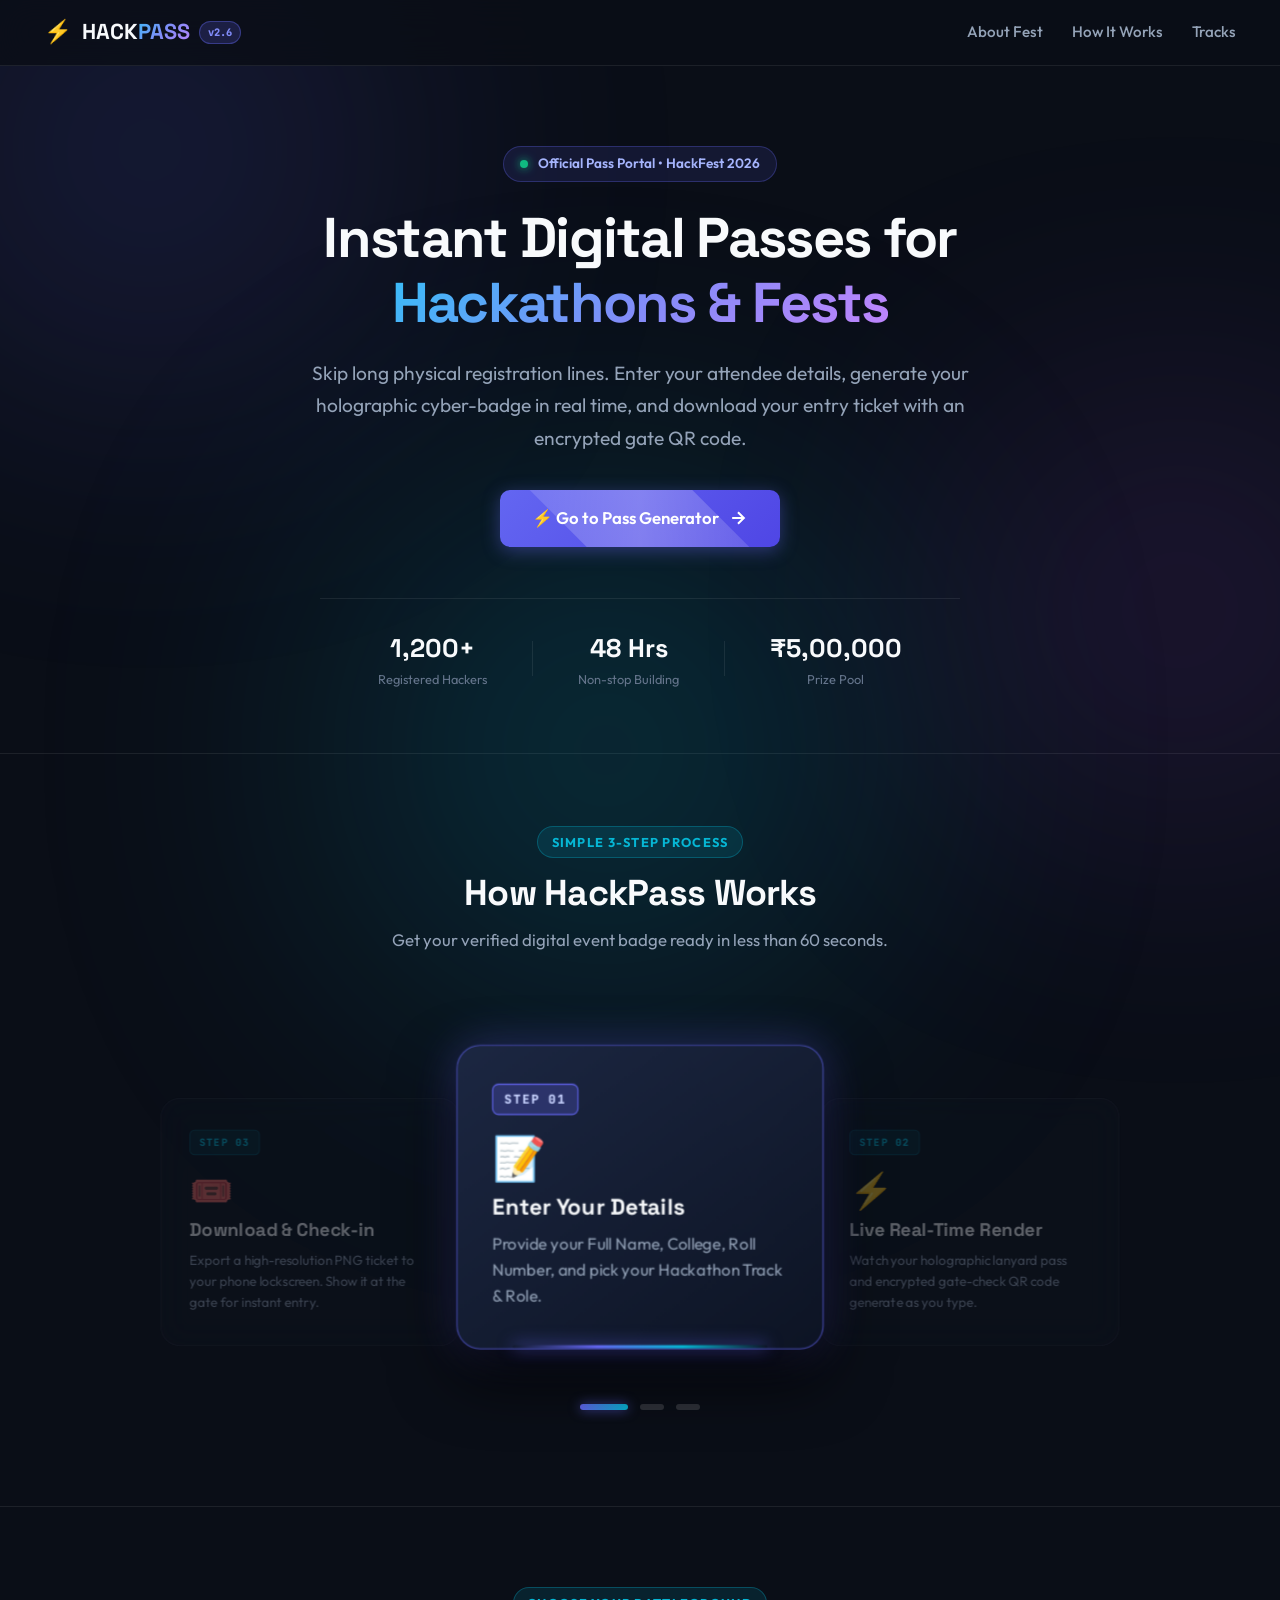
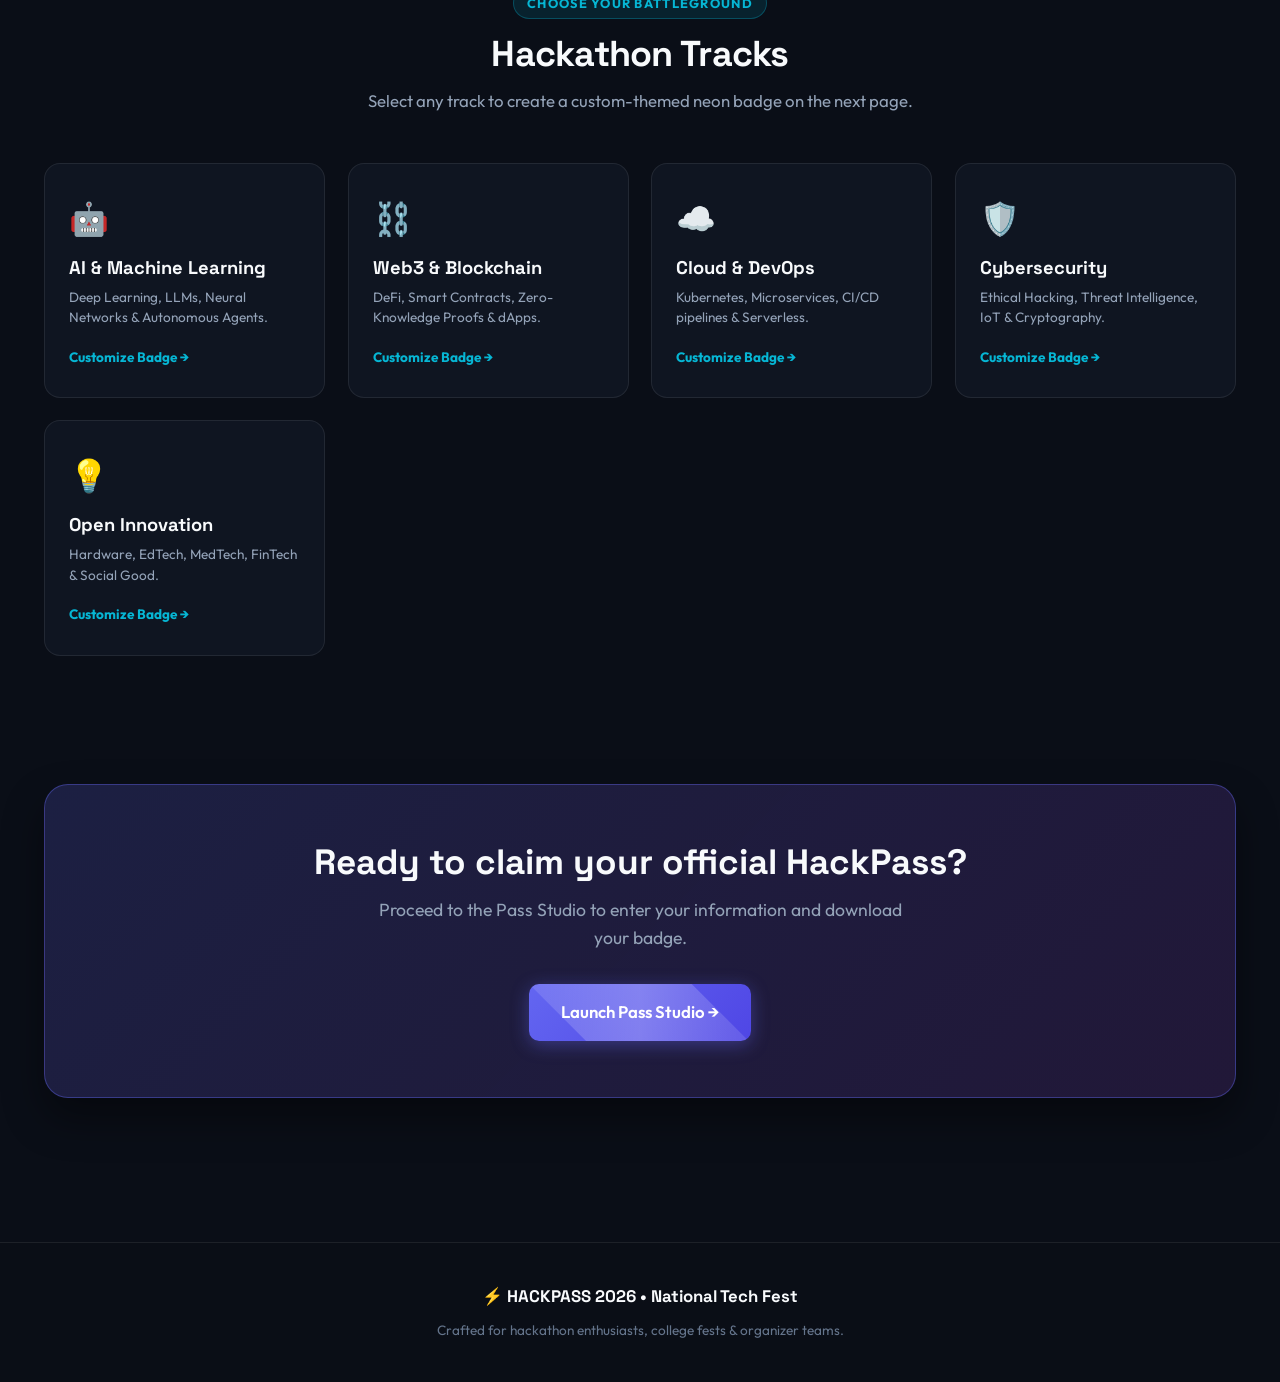
<file: index.html>
<!DOCTYPE html>
<html lang="en">
<head>
    <meta charset="UTF-8">
    <meta name="viewport" content="width=device-width, initial-scale=1.0">
    <title>HackPass 2026 | National Tech Fest Official Portal</title>
    <meta name="description" content="Official digital pass portal for HackFest 2026. Instant digital event passes with encrypted QR code verification.">

    <!-- Google Fonts -->
    <link rel="preconnect" href="https://fonts.googleapis.com">
    <link rel="preconnect" href="https://fonts.gstatic.com" crossorigin>
    <link href="https://fonts.googleapis.com/css2?family=Outfit:wght@400;500;600;700;800;900&family=Space+Grotesk:wght@500;600;700&family=JetBrains+Mono:wght@400;600&display=swap" rel="stylesheet">

    <!-- Stylesheet -->
    <link rel="stylesheet" href="style.css">
</head>
<body class="home-page">

    <!-- Ambient Background Glows -->
    <div class="ambient-glow glow-1"></div>
    <div class="ambient-glow glow-2"></div>
    <div class="ambient-glow glow-3"></div>

    <!-- Navigation Header (Page 1) -->
    <header class="navbar">
        <div class="nav-container">
            <a href="index.html" class="logo">
                <span class="logo-icon">⚡</span>
                <span class="logo-text">HACK<span class="gradient-text">PASS</span></span>
                <span class="badge-tag">v2.6</span>
            </a>
            <nav class="nav-links">
                <a href="#about" class="nav-link">About Fest</a>
                <a href="#how-it-works" class="nav-link">How It Works</a>
                <a href="#tracks" class="nav-link">Tracks</a>
            </nav>
        </div>
    </header>

    <!-- FRONT PAGE: Hero Section -->
    <section id="about" class="hero-section">
        <div class="container hero-container">
            <div class="hero-content">
                <div class="hero-badge">
                    <span class="pulse-dot"></span>
                    <span>Official Pass Portal &bull; HackFest 2026</span>
                </div>
                <h1 class="hero-title">
                    Instant Digital Passes for <span class="gradient-text">Hackathons & Fests</span>
                </h1>
                <p class="hero-subtitle">
                    Skip long physical registration lines. Enter your attendee details, generate your holographic cyber-badge in real time, and download your entry ticket with an encrypted gate QR code.
                </p>
                <div class="hero-cta-group">
                    <a href="pass.html" class="btn btn-primary btn-lg btn-glow">
                        <span>⚡ Go to Pass Generator</span>
                        <svg width="20" height="20" viewBox="0 0 24 24" fill="none" stroke="currentColor" stroke-width="2.5"><path d="M5 12h14M12 5l7 7-7 7"/></svg>
                    </a>
                </div>

                <!-- Live Quick Stats -->
                <div class="hero-stats">
                    <div class="stat-item">
                        <span class="stat-number">1,200+</span>
                        <span class="stat-label">Registered Hackers</span>
                    </div>
                    <div class="stat-divider"></div>
                    <div class="stat-item">
                        <span class="stat-number">48 Hrs</span>
                        <span class="stat-label">Non-stop Building</span>
                    </div>
                    <div class="stat-divider"></div>
                    <div class="stat-item">
                        <span class="stat-number">₹5,00,000</span>
                        <span class="stat-label">Prize Pool</span>
                    </div>
                </div>
            </div>
        </div>
    </section>

    <!-- HOW IT WORKS SECTION (Continuous 3D Carousel Transition) -->
    <section id="how-it-works" class="features-section">
        <div class="container">
            <div class="section-header text-center">
                <span class="section-tag">Simple 3-Step Process</span>
                <h2 class="section-title">How HackPass Works</h2>
                <p class="section-subtitle">Get your verified digital event badge ready in less than 60 seconds.</p>
            </div>

            <!-- Continuous Revolving 3D Stage -->
            <div class="steps-carousel-wrapper">
                <div class="steps-stage" id="steps-stage">
                    
                    <!-- Card 1 -->
                    <div class="step-card pos-center" data-step="0">
                        <div class="step-badge-indicator">STEP 01</div>
                        <div class="step-icon">📝</div>
                        <h3>Enter Your Details</h3>
                        <p>Provide your Full Name, College, Roll Number, and pick your Hackathon Track & Role.</p>
                        <div class="step-focus-glow"></div>
                    </div>

                    <!-- Card 2 -->
                    <div class="step-card pos-right" data-step="1">
                        <div class="step-badge-indicator">STEP 02</div>
                        <div class="step-icon">⚡</div>
                        <h3>Live Real-Time Render</h3>
                        <p>Watch your holographic lanyard pass and encrypted gate-check QR code generate as you type.</p>
                        <div class="step-focus-glow"></div>
                    </div>

                    <!-- Card 3 -->
                    <div class="step-card pos-left" data-step="2">
                        <div class="step-badge-indicator">STEP 03</div>
                        <div class="step-icon">🎟️</div>
                        <h3>Download & Check-in</h3>
                        <p>Export a high-resolution PNG ticket to your phone lockscreen. Show it at the gate for instant entry.</p>
                        <div class="step-focus-glow"></div>
                    </div>

                </div>

                <!-- Carousel Navigation Dots -->
                <div class="steps-nav-dots" id="steps-dots">
                    <button type="button" class="step-dot active" data-index="0" aria-label="Step 1"></button>
                    <button type="button" class="step-dot" data-index="1" aria-label="Step 2"></button>
                    <button type="button" class="step-dot" data-index="2" aria-label="Step 3"></button>
                </div>
            </div>
        </div>
    </section>

    <!-- HACKATHON TRACKS SHOWCASE -->
    <section id="tracks" class="tracks-section">
        <div class="container">
            <div class="section-header text-center">
                <span class="section-tag">Choose Your Battleground</span>
                <h2 class="section-title">Hackathon Tracks</h2>
                <p class="section-subtitle">Select any track to create a custom-themed neon badge on the next page.</p>
            </div>

            <div class="tracks-grid">
                <a href="pass.html?track=AI%20%26%20Machine%20Learning" class="track-card purple">
                    <div class="track-badge-icon">🤖</div>
                    <h3>AI & Machine Learning</h3>
                    <p>Deep Learning, LLMs, Neural Networks & Autonomous Agents.</p>
                    <span class="track-arrow">Customize Badge →</span>
                </a>

                <a href="pass.html?track=Web3%20%26%20Blockchain" class="track-card cyan">
                    <div class="track-badge-icon">⛓️</div>
                    <h3>Web3 & Blockchain</h3>
                    <p>DeFi, Smart Contracts, Zero-Knowledge Proofs & dApps.</p>
                    <span class="track-arrow">Customize Badge →</span>
                </a>

                <a href="pass.html?track=Cloud%20%26%20DevOps" class="track-card emerald">
                    <div class="track-badge-icon">☁️</div>
                    <h3>Cloud & DevOps</h3>
                    <p>Kubernetes, Microservices, CI/CD pipelines & Serverless.</p>
                    <span class="track-arrow">Customize Badge →</span>
                </a>

                <a href="pass.html?track=Cybersecurity" class="track-card crimson">
                    <div class="track-badge-icon">🛡️</div>
                    <h3>Cybersecurity</h3>
                    <p>Ethical Hacking, Threat Intelligence, IoT & Cryptography.</p>
                    <span class="track-arrow">Customize Badge →</span>
                </a>

                <a href="pass.html?track=Open%20Innovation" class="track-card amber">
                    <div class="track-badge-icon">💡</div>
                    <h3>Open Innovation</h3>
                    <p>Hardware, EdTech, MedTech, FinTech & Social Good.</p>
                    <span class="track-arrow">Customize Badge →</span>
                </a>
            </div>
        </div>
    </section>

    <!-- CALL TO ACTION BANNER -->
    <section class="cta-banner-section">
        <div class="container">
            <div class="cta-banner">
                <h2>Ready to claim your official HackPass?</h2>
                <p>Proceed to the Pass Studio to enter your information and download your badge.</p>
                <a href="pass.html" class="btn btn-primary btn-lg btn-glow">
                    <span>Launch Pass Studio →</span>
                </a>
            </div>
        </div>
    </section>

    <!-- Footer -->
    <footer class="footer">
        <div class="container footer-content">
            <div class="footer-logo">
                <span>⚡ HACKPASS 2026</span> &bull; National Tech Fest
            </div>
            <p class="footer-copy">Crafted for hackathon enthusiasts, college fests & organizer teams.</p>
        </div>
    <!-- App Script -->
    <script src="app.js"></script>
</body>
</html>
</file>
<file: style.css>
/* ==========================================================================
   HACKPASS 2026 - MODERN CYBER-AESTHETIC STYLESHEET
   ========================================================================== */

:root {
    /* Color Palette */
    --bg-dark: #0a0e17;
    --bg-card: rgba(18, 24, 38, 0.75);
    --bg-card-solid: #111726;
    --bg-input: rgba(13, 19, 33, 0.85);
    --border-color: rgba(255, 255, 255, 0.08);
    --border-focus: #6366f1;

    --text-primary: #f8fafc;
    --text-secondary: #94a3b8;
    --text-muted: #64748b;

    /* Theme Accents */
    --accent-primary: #6366f1;
    --accent-primary-hover: #4f46e5;
    --accent-glow: rgba(99, 102, 241, 0.35);

    --cyan: #06b6d4;
    --purple: #a855f7;
    --emerald: #10b981;
    --crimson: #f43f5e;
    --amber: #f59e0b;

    /* Typography */
    --font-main: 'Outfit', -apple-system, BlinkMacSystemFont, sans-serif;
    --font-heading: 'Space Grotesk', sans-serif;
    --font-mono: 'JetBrains Mono', monospace;

    /* Transitions & Shadows */
    --transition-smooth: all 0.25s cubic-bezier(0.4, 0, 0.2, 1);
    --shadow-card: 0 20px 40px -15px rgba(0, 0, 0, 0.6), 0 0 25px rgba(99, 102, 241, 0.15);
    --shadow-badge: 0 25px 50px -12px rgba(0, 0, 0, 0.75), 0 0 35px var(--badge-glow, rgba(168, 85, 247, 0.3));
}

/* Track Specific Theme Overrides */
[data-theme="purple"] {
    --badge-glow: rgba(168, 85, 247, 0.4);
    --badge-border: #a855f7;
    --badge-gradient: linear-gradient(135deg, #1e1136 0%, #0d1222 100%);
}
[data-theme="cyan"] {
    --badge-glow: rgba(6, 182, 212, 0.4);
    --badge-border: #06b6d4;
    --badge-gradient: linear-gradient(135deg, #092635 0%, #0d1222 100%);
}
[data-theme="emerald"] {
    --badge-glow: rgba(16, 185, 129, 0.4);
    --badge-border: #10b981;
    --badge-gradient: linear-gradient(135deg, #062b20 0%, #0d1222 100%);
}
[data-theme="crimson"] {
    --badge-glow: rgba(244, 63, 94, 0.4);
    --badge-border: #f43f5e;
    --badge-gradient: linear-gradient(135deg, #360f1b 0%, #0d1222 100%);
}
[data-theme="amber"] {
    --badge-glow: rgba(245, 158, 11, 0.4);
    --badge-border: #f59e0b;
    --badge-gradient: linear-gradient(135deg, #332007 0%, #0d1222 100%);
}

/* ==========================================================================
   Base & Reset
   ========================================================================== */

* {
    margin: 0;
    padding: 0;
    box-sizing: border-box;
}

html {
    scroll-behavior: smooth;
    font-size: 16px;
}

body {
    background-color: var(--bg-dark);
    color: var(--text-primary);
    font-family: var(--font-main);
    line-height: 1.6;
    overflow-x: hidden;
    position: relative;
    min-height: 100vh;
}

/* Ambient Glow Backgrounds */
.ambient-glow {
    position: fixed;
    border-radius: 50%;
    filter: blur(140px);
    pointer-events: none;
    z-index: 0;
    opacity: 0.35;
}

.glow-1 {
    width: 600px;
    height: 600px;
    background: radial-gradient(circle, #6366f1 0%, transparent 70%);
    top: -150px;
    left: -150px;
}

.glow-2 {
    width: 500px;
    height: 500px;
    background: radial-gradient(circle, #a855f7 0%, transparent 70%);
    top: 40%;
    right: -150px;
}

.glow-3 {
    width: 700px;
    height: 700px;
    background: radial-gradient(circle, #06b6d4 0%, transparent 70%);
    bottom: -200px;
    left: 20%;
}

.container {
    max-width: 1240px;
    margin: 0 auto;
    padding: 0 1.5rem;
    position: relative;
    z-index: 1;
}

/* ==========================================================================
   Typography & Helper Utilities
   ========================================================================== */

h1, h2, h3, h4 {
    font-family: var(--font-heading);
    color: var(--text-primary);
    font-weight: 700;
    line-height: 1.2;
}

.gradient-text {
    background: linear-gradient(135deg, #38bdf8 0%, #818cf8 50%, #c084fc 100%);
    -webkit-background-clip: text;
    -webkit-text-fill-color: transparent;
    display: inline-block;
}

.text-center {
    text-align: center;
}

.section-tag {
    display: inline-block;
    font-size: 0.8rem;
    font-weight: 700;
    text-transform: uppercase;
    letter-spacing: 0.1em;
    color: var(--cyan);
    background: rgba(6, 182, 212, 0.12);
    border: 1px solid rgba(6, 182, 212, 0.3);
    padding: 0.3rem 0.85rem;
    border-radius: 999px;
    margin-bottom: 0.85rem;
}

.section-header {
    margin-bottom: 3rem;
}

.section-title {
    font-size: 2.25rem;
    margin-bottom: 0.75rem;
    letter-spacing: -0.02em;
}

.section-subtitle {
    color: var(--text-secondary);
    font-size: 1.05rem;
    max-width: 620px;
    margin: 0 auto;
}

/* ==========================================================================
   Buttons
   ========================================================================== */

.btn {
    display: inline-flex;
    align-items: center;
    justify-content: center;
    gap: 0.6rem;
    padding: 0.75rem 1.6rem;
    font-family: var(--font-main);
    font-size: 0.95rem;
    font-weight: 600;
    border-radius: 10px;
    text-decoration: none;
    cursor: pointer;
    border: none;
    transition: var(--transition-smooth);
    white-space: nowrap;
}

.btn-sm {
    padding: 0.5rem 1.1rem;
    font-size: 0.85rem;
}

.btn-lg {
    padding: 0.95rem 2rem;
    font-size: 1.05rem;
}

.btn-primary {
    background: linear-gradient(135deg, #6366f1 0%, #4f46e5 100%);
    color: white;
    box-shadow: 0 4px 18px rgba(99, 102, 241, 0.4);
}

.btn-primary:hover {
    transform: translateY(-2px);
    box-shadow: 0 8px 25px rgba(99, 102, 241, 0.6);
    background: linear-gradient(135deg, #7175fc 0%, #5d54f0 100%);
}

.btn-outline {
    background: rgba(255, 255, 255, 0.04);
    color: var(--text-primary);
    border: 1px solid var(--border-color);
    backdrop-filter: blur(8px);
}

.btn-outline:hover {
    background: rgba(255, 255, 255, 0.08);
    border-color: rgba(255, 255, 255, 0.2);
    transform: translateY(-2px);
}

.btn-download {
    background: linear-gradient(135deg, #10b981 0%, #059669 100%);
    color: white;
    font-size: 1.05rem;
    padding: 1rem 1.8rem;
    font-weight: 700;
    box-shadow: 0 8px 24px rgba(16, 185, 129, 0.35);
}

.btn-download:hover {
    transform: translateY(-2px);
    box-shadow: 0 12px 30px rgba(16, 185, 129, 0.55);
}

.btn-glow {
    position: relative;
    overflow: hidden;
}

.btn-glow::after {
    content: '';
    position: absolute;
    top: -50%;
    left: -50%;
    width: 200%;
    height: 200%;
    background: linear-gradient(45deg, transparent, rgba(255, 255, 255, 0.25), transparent);
    transform: rotate(45deg);
    animation: shine-sweep 3.5s infinite;
}

@keyframes shine-sweep {
    0% { transform: translateX(-150%) rotate(45deg); }
    30%, 100% { transform: translateX(150%) rotate(45deg); }
}

/* ==========================================================================
   Navigation Bar
   ========================================================================== */

.navbar {
    position: sticky;
    top: 0;
    z-index: 100;
    backdrop-filter: blur(16px);
    background: rgba(10, 14, 23, 0.82);
    border-bottom: 1px solid var(--border-color);
}

.nav-container {
    max-width: 1240px;
    margin: 0 auto;
    padding: 0.9rem 1.5rem;
    display: flex;
    align-items: center;
    justify-content: space-between;
}

.logo {
    display: flex;
    align-items: center;
    gap: 0.6rem;
    text-decoration: none;
    font-family: var(--font-heading);
    font-size: 1.35rem;
    font-weight: 800;
    color: var(--text-primary);
}

.logo-icon {
    font-size: 1.4rem;
}

.badge-tag {
    font-size: 0.65rem;
    background: rgba(99, 102, 241, 0.2);
    border: 1px solid rgba(99, 102, 241, 0.4);
    color: #818cf8;
    padding: 0.15rem 0.5rem;
    border-radius: 999px;
    font-family: var(--font-mono);
}

.nav-links {
    display: flex;
    gap: 1.8rem;
}

.nav-link {
    color: var(--text-secondary);
    text-decoration: none;
    font-weight: 500;
    font-size: 0.95rem;
    transition: var(--transition-smooth);
}

.nav-link:hover {
    color: var(--text-primary);
}

/* ==========================================================================
   Hero Section
   ========================================================================== */

.hero-section {
    padding: 5rem 0 4rem;
    position: relative;
}

.hero-container {
    display: flex;
    flex-direction: column;
    align-items: center;
    text-align: center;
    max-width: 880px;
    margin: 0 auto;
}

.hero-content {
    display: flex;
    flex-direction: column;
    align-items: center;
}

.hero-badge {
    display: inline-flex;
    align-items: center;
    gap: 0.6rem;
    background: rgba(99, 102, 241, 0.12);
    border: 1px solid rgba(99, 102, 241, 0.3);
    padding: 0.4rem 1rem;
    border-radius: 999px;
    font-size: 0.85rem;
    font-weight: 600;
    color: #a5b4fc;
    margin-bottom: 1.5rem;
}

.pulse-dot {
    width: 8px;
    height: 8px;
    border-radius: 50%;
    background-color: var(--emerald);
    box-shadow: 0 0 10px var(--emerald);
    animation: pulse 1.8s infinite;
}

@keyframes pulse {
    0%, 100% { opacity: 1; transform: scale(1); }
    50% { opacity: 0.4; transform: scale(1.3); }
}

.hero-title {
    font-size: 3.5rem;
    line-height: 1.15;
    letter-spacing: -0.03em;
    margin-bottom: 1.35rem;
}

.hero-subtitle {
    color: var(--text-secondary);
    font-size: 1.2rem;
    line-height: 1.7;
    margin-bottom: 2.2rem;
    max-width: 700px;
}

.hero-cta-group {
    display: flex;
    gap: 1.2rem;
    justify-content: center;
    flex-wrap: wrap;
    margin-bottom: 3.2rem;
}

.hero-stats {
    display: flex;
    align-items: center;
    justify-content: center;
    gap: 2.8rem;
    padding-top: 1.8rem;
    border-top: 1px solid var(--border-color);
    width: 100%;
    max-width: 640px;
}

.stat-item {
    display: flex;
    flex-direction: column;
}

.stat-number {
    font-family: var(--font-heading);
    font-size: 1.6rem;
    font-weight: 800;
    color: var(--text-primary);
}

.stat-label {
    font-size: 0.8rem;
    color: var(--text-muted);
}

.stat-divider {
    width: 1px;
    height: 35px;
    background: var(--border-color);
}

/* Hero Floating Visual Card Mockup */
.hero-visual {
    position: relative;
    display: flex;
    justify-content: center;
}

.hero-card-glow {
    position: absolute;
    width: 320px;
    height: 380px;
    background: radial-gradient(circle, rgba(168, 85, 247, 0.45) 0%, transparent 70%);
    filter: blur(50px);
    z-index: 0;
}

.hero-card-mockup {
    position: relative;
    z-index: 1;
    width: 310px;
    background: linear-gradient(145deg, #182033 0%, #0d1222 100%);
    border: 1px solid rgba(168, 85, 247, 0.4);
    border-radius: 20px;
    padding: 1.6rem;
    box-shadow: 0 25px 50px rgba(0, 0, 0, 0.6), 0 0 30px rgba(168, 85, 247, 0.25);
    text-align: center;
    transform: rotate(2deg) translateY(-8px);
    transition: var(--transition-smooth);
    animation: float 4s ease-in-out infinite alternate;
}

.hero-card-mockup:hover {
    transform: rotate(0deg) scale(1.03);
}

@keyframes float {
    0% { transform: translateY(-4px) rotate(2deg); }
    100% { transform: translateY(8px) rotate(-1deg); }
}

.mockup-header {
    display: flex;
    justify-content: space-between;
    align-items: center;
    margin-bottom: 1.2rem;
}

.mockup-chip {
    display: flex;
    flex-direction: column;
    gap: 3px;
    width: 24px;
    height: 18px;
    background: #d4af37;
    border-radius: 4px;
    padding: 3px;
}

.chip-line {
    height: 2px;
    background: #785a00;
    border-radius: 1px;
}

.mockup-event {
    font-family: var(--font-heading);
    font-size: 0.8rem;
    font-weight: 700;
    color: #c084fc;
    letter-spacing: 0.1em;
}

.mockup-avatar-wrap {
    margin-bottom: 0.8rem;
}

.mockup-avatar {
    width: 68px;
    height: 68px;
    margin: 0 auto;
    border-radius: 50%;
    background: rgba(168, 85, 247, 0.2);
    border: 2px solid #a855f7;
    display: flex;
    align-items: center;
    justify-content: center;
    font-size: 2rem;
}

.mockup-name {
    font-family: var(--font-heading);
    font-size: 1.2rem;
    font-weight: 700;
    color: white;
}

.mockup-sub {
    font-size: 0.8rem;
    color: var(--text-secondary);
    margin-bottom: 1.2rem;
}

.mockup-bottom {
    display: flex;
    align-items: center;
    justify-content: space-between;
    background: rgba(0, 0, 0, 0.35);
    border-radius: 12px;
    padding: 0.75rem 1rem;
}

.mockup-qr-box {
    width: 44px;
    height: 44px;
    background: white;
    padding: 3px;
    border-radius: 6px;
    display: flex;
    align-items: center;
    justify-content: center;
}

.mockup-qr-img {
    width: 100%;
    height: 100%;
    object-fit: contain;
}

.mockup-status {
    display: flex;
    flex-direction: column;
    align-items: flex-end;
}

.status-pill {
    font-size: 0.65rem;
    font-weight: 700;
    background: rgba(16, 185, 129, 0.2);
    color: #34d399;
    border: 1px solid rgba(16, 185, 129, 0.3);
    padding: 0.15rem 0.5rem;
    border-radius: 999px;
    margin-bottom: 0.25rem;
}

.mockup-id {
    font-family: var(--font-mono);
    font-size: 0.75rem;
    color: var(--text-muted);
}

/* ==========================================================================
   Features Section
   ========================================================================== */

.features-section {
    padding: 4.5rem 0;
    border-top: 1px solid var(--border-color);
}

.features-grid {
    display: grid;
    grid-template-columns: repeat(auto-fit, minmax(300px, 1fr));
    gap: 1.8rem;
}

.feature-card {
    background: var(--bg-card);
    border: 1px solid var(--border-color);
    border-radius: 18px;
    padding: 2.2rem 1.8rem;
    backdrop-filter: blur(12px);
    transition: var(--transition-smooth);
}

.feature-card:hover {
    transform: translateY(-5px);
    border-color: rgba(255, 255, 255, 0.2);
    background: rgba(22, 30, 48, 0.85);
}

.feature-icon-box {
    width: 52px;
    height: 52px;
    border-radius: 14px;
    display: flex;
    align-items: center;
    justify-content: center;
    margin-bottom: 1.4rem;
}

.feature-icon-box.cyan {
    background: rgba(6, 182, 212, 0.15);
    color: var(--cyan);
    border: 1px solid rgba(6, 182, 212, 0.3);
}

.feature-icon-box.purple {
    background: rgba(168, 85, 247, 0.15);
    color: var(--purple);
    border: 1px solid rgba(168, 85, 247, 0.3);
}

.feature-icon-box.emerald {
    background: rgba(16, 185, 129, 0.15);
    color: var(--emerald);
    border: 1px solid rgba(16, 185, 129, 0.3);
}

.feature-card h3 {
    font-size: 1.25rem;
    margin-bottom: 0.6rem;
}

.feature-card p {
    color: var(--text-secondary);
    font-size: 0.95rem;
    line-height: 1.6;
}

/* ==========================================================================
   Pass Studio & Live Generator
   ========================================================================== */

.builder-section {
    padding: 5rem 0 6rem;
    background: radial-gradient(circle at 50% 20%, rgba(99, 102, 241, 0.08) 0%, transparent 60%);
    border-top: 1px solid var(--border-color);
}

.studio-layout {
    display: grid;
    grid-template-columns: 1fr 1.05fr;
    gap: 3rem;
    align-items: start;
}

/* Form Panel */
.form-panel {
    background: var(--bg-card);
    border: 1px solid var(--border-color);
    border-radius: 20px;
    padding: 2.2rem;
    backdrop-filter: blur(14px);
    box-shadow: var(--shadow-card);
}

.panel-header {
    display: flex;
    justify-content: space-between;
    align-items: center;
    margin-bottom: 1.8rem;
    padding-bottom: 1rem;
    border-bottom: 1px solid var(--border-color);
}

.panel-header h3 {
    font-size: 1.35rem;
}

.form-step-badge {
    font-size: 0.75rem;
    background: rgba(255, 255, 255, 0.06);
    color: var(--text-muted);
    padding: 0.25rem 0.65rem;
    border-radius: 6px;
    font-family: var(--font-mono);
}

.form-group {
    margin-bottom: 1.4rem;
}

.form-group label {
    display: flex;
    align-items: center;
    gap: 0.3rem;
    font-size: 0.88rem;
    font-weight: 600;
    color: var(--text-secondary);
    margin-bottom: 0.5rem;
}

.required {
    color: var(--crimson);
}

.input-wrapper {
    position: relative;
    display: flex;
    align-items: center;
}

.input-icon {
    position: absolute;
    left: 1rem;
    font-size: 1.1rem;
    pointer-events: none;
    opacity: 0.75;
}

.input-wrapper input,
.input-wrapper select {
    width: 100%;
    padding: 0.85rem 1rem 0.85rem 2.8rem;
    background: var(--bg-input);
    border: 1px solid var(--border-color);
    border-radius: 10px;
    color: var(--text-primary);
    font-family: var(--font-main);
    font-size: 0.95rem;
    transition: var(--transition-smooth);
    outline: none;
}

.input-wrapper input:focus,
.input-wrapper select:focus {
    border-color: var(--border-focus);
    box-shadow: 0 0 0 3px var(--accent-glow);
    background: rgba(18, 25, 43, 0.95);
}

.form-row {
    display: grid;
    grid-template-columns: 1fr 1fr;
    gap: 1.2rem;
}

/* Track Chips */
.track-selector {
    display: flex;
    flex-wrap: wrap;
    gap: 0.55rem;
}

.track-chip {
    background: rgba(255, 255, 255, 0.04);
    border: 1px solid var(--border-color);
    color: var(--text-secondary);
    padding: 0.5rem 0.85rem;
    border-radius: 8px;
    font-size: 0.82rem;
    font-weight: 600;
    cursor: pointer;
    transition: var(--transition-smooth);
    display: inline-flex;
    align-items: center;
    gap: 0.4rem;
}

.track-chip:hover {
    background: rgba(255, 255, 255, 0.08);
    color: var(--text-primary);
}

.track-chip.active {
    background: rgba(99, 102, 241, 0.2);
    border-color: #6366f1;
    color: #c7d2fe;
    box-shadow: 0 0 12px rgba(99, 102, 241, 0.3);
}

/* Avatar Presets & Upload */
.avatar-row {
    display: flex;
    align-items: center;
    gap: 1rem;
    flex-wrap: wrap;
}

.avatar-presets {
    display: flex;
    gap: 0.5rem;
}

.avatar-btn {
    width: 44px;
    height: 44px;
    border-radius: 10px;
    background: rgba(255, 255, 255, 0.05);
    border: 1px solid var(--border-color);
    font-size: 1.3rem;
    cursor: pointer;
    display: flex;
    align-items: center;
    justify-content: center;
    transition: var(--transition-smooth);
}

.avatar-btn:hover {
    background: rgba(255, 255, 255, 0.1);
    transform: scale(1.08);
}

.avatar-btn.active {
    background: rgba(99, 102, 241, 0.25);
    border-color: #818cf8;
    box-shadow: 0 0 12px rgba(99, 102, 241, 0.4);
    transform: scale(1.08);
}

.custom-upload-btn {
    display: inline-flex;
    align-items: center;
    gap: 0.4rem;
    padding: 0.6rem 1rem;
    background: rgba(255, 255, 255, 0.04);
    border: 1px dashed rgba(255, 255, 255, 0.25);
    border-radius: 10px;
    font-size: 0.85rem;
    font-weight: 600;
    color: var(--text-secondary);
    cursor: pointer;
    transition: var(--transition-smooth);
}

.custom-upload-btn:hover {
    background: rgba(255, 255, 255, 0.08);
    border-color: var(--cyan);
    color: var(--cyan);
}

.form-actions {
    display: flex;
    gap: 1rem;
    margin-top: 1.8rem;
    padding-top: 1.4rem;
    border-top: 1px solid var(--border-color);
}

/* ==========================================================================
   Live Preview Panel
   ========================================================================== */

.preview-panel {
    display: flex;
    flex-direction: column;
    align-items: center;
}

.live-indicator {
    display: inline-flex;
    align-items: center;
    gap: 0.45rem;
    font-family: var(--font-mono);
    font-size: 0.72rem;
    font-weight: 700;
    color: #34d399;
    background: rgba(16, 185, 129, 0.12);
    border: 1px solid rgba(16, 185, 129, 0.25);
    padding: 0.25rem 0.65rem;
    border-radius: 999px;
    letter-spacing: 0.08em;
}

.live-dot {
    width: 6px;
    height: 6px;
    border-radius: 50%;
    background: #34d399;
    box-shadow: 0 0 6px #34d399;
    animation: pulse 1.2s infinite;
}

/* Lanyard & Strap Construction */
.lanyard-container {
    display: flex;
    flex-direction: column;
    align-items: center;
    width: 100%;
    max-width: 380px;
}

.lanyard-ribbon {
    display: flex;
    flex-direction: column;
    align-items: center;
    position: relative;
    z-index: 2;
}

.ribbon-strap {
    display: inline-flex;
    align-items: center;
    justify-content: center;
    width: auto;
    min-width: 250px;
    padding: 0 1.25rem;
    height: 34px;
    background: linear-gradient(180deg, #1e1b4b 0%, #312e81 100%);
    border-left: 2px solid #6366f1;
    border-right: 2px solid #6366f1;
    border-top: 2px solid #6366f1;
    border-top-left-radius: 8px;
    border-top-right-radius: 8px;
    box-shadow: 0 4px 15px rgba(0, 0, 0, 0.4);
    user-select: none;
    box-sizing: border-box;
}

.strap-text {
    font-family: var(--font-mono);
    font-size: 0.62rem;
    color: #c7d2fe;
    letter-spacing: 0.12em;
    font-weight: 700;
    text-align: center;
    white-space: nowrap;
}

.lanyard-clip {
    width: 58px;
    height: 14px;
    background: linear-gradient(180deg, #94a3b8 0%, #475569 100%);
    border-radius: 3px;
    border: 1px solid #cbd5e1;
    box-shadow: 0 3px 6px rgba(0,0,0,0.5);
}

.lanyard-hole {
    width: 32px;
    height: 6px;
    background: #0f172a;
    border-radius: 999px;
    border: 1px solid rgba(255, 255, 255, 0.2);
    margin-top: 4px;
    margin-bottom: -3px;
    z-index: 3;
}

/* ==========================================================================
   Official Event Badge (Download Target)
   ========================================================================== */

.event-badge {
    position: relative;
    width: 100%;
    background: var(--badge-gradient, linear-gradient(135deg, #182033 0%, #0d1222 100%));
    border: 2px solid var(--badge-border, #a855f7);
    border-radius: 22px;
    padding: 1.8rem 1.8rem 1.2rem;
    box-shadow: var(--shadow-badge);
    overflow: hidden;
    transition: var(--transition-smooth);
    user-select: none;
}

.badge-hologram-overlay {
    position: absolute;
    top: 0;
    left: 0;
    right: 0;
    bottom: 0;
    background: linear-gradient(125deg, rgba(255, 255, 255, 0.05) 0%, rgba(255, 255, 255, 0) 40%, rgba(255, 255, 255, 0.03) 100%);
    pointer-events: none;
    z-index: 1;
}

/* Badge Header */
.badge-header {
    display: flex;
    justify-content: space-between;
    align-items: center;
    margin-bottom: 1.2rem;
    position: relative;
    z-index: 2;
}

.badge-brand {
    display: flex;
    align-items: center;
    gap: 0.6rem;
}

.badge-logo-icon {
    font-size: 1.4rem;
    background: rgba(255, 255, 255, 0.08);
    width: 32px;
    height: 32px;
    display: flex;
    align-items: center;
    justify-content: center;
    border-radius: 8px;
}

.badge-event-title {
    font-family: var(--font-heading);
    font-size: 1.1rem;
    font-weight: 800;
    color: white;
    letter-spacing: 0.05em;
    line-height: 1.1;
}

.badge-event-sub {
    font-size: 0.58rem;
    color: var(--text-secondary);
    letter-spacing: 0.1em;
    font-weight: 600;
}

.badge-role-tag {
    font-family: var(--font-heading);
    font-size: 0.7rem;
    font-weight: 800;
    letter-spacing: 0.12em;
    background: var(--badge-border, #a855f7);
    color: #0a0e17;
    padding: 0.25rem 0.75rem;
    border-radius: 6px;
    box-shadow: 0 0 10px var(--badge-glow);
}

/* Security Strip & Chip */
.badge-security-strip {
    display: flex;
    justify-content: space-between;
    align-items: center;
    background: rgba(0, 0, 0, 0.35);
    border: 1px solid rgba(255, 255, 255, 0.06);
    padding: 0.4rem 0.8rem;
    border-radius: 8px;
    margin-bottom: 1.4rem;
    position: relative;
    z-index: 2;
}

.chip-graphic {
    width: 28px;
    height: 20px;
    background: linear-gradient(135deg, #eab308 0%, #ca8a04 100%);
    border-radius: 4px;
    padding: 3px;
    box-shadow: inset 0 0 4px rgba(0,0,0,0.5);
}

.chip-inner {
    width: 100%;
    height: 100%;
    border: 1px solid rgba(0, 0, 0, 0.4);
    border-radius: 2px;
    background: repeating-linear-gradient(90deg, transparent, transparent 3px, rgba(0,0,0,0.3) 3px, rgba(0,0,0,0.3) 5px);
}

.badge-pass-id {
    font-family: var(--font-mono);
    font-size: 0.82rem;
    font-weight: 700;
    color: var(--text-secondary);
    letter-spacing: 0.1em;
}

/* Badge Profile Body */
.badge-body {
    text-align: center;
    margin-bottom: 1.4rem;
    position: relative;
    z-index: 2;
}

.badge-avatar-container {
    width: 90px;
    height: 90px;
    margin: 0 auto 0.85rem;
    border-radius: 50%;
    padding: 3px;
    background: linear-gradient(135deg, var(--badge-border, #a855f7), transparent);
    box-shadow: 0 0 20px var(--badge-glow);
}

.badge-avatar-display {
    width: 100%;
    height: 100%;
    border-radius: 50%;
    background: #111827;
    display: flex;
    align-items: center;
    justify-content: center;
    font-size: 2.6rem;
    overflow: hidden;
}

.badge-avatar-display img {
    width: 100%;
    height: 100%;
    object-fit: cover;
}

.badge-name {
    font-size: 1.45rem;
    font-weight: 800;
    color: white;
    letter-spacing: -0.01em;
    margin-bottom: 0.2rem;
    word-break: break-word;
}

.badge-college {
    font-size: 0.85rem;
    color: var(--text-secondary);
    margin-bottom: 1rem;
    font-weight: 500;
}

.badge-meta-grid {
    display: grid;
    grid-template-columns: 1fr 1fr;
    gap: 0.6rem;
    margin-bottom: 1rem;
}

.badge-meta-box {
    background: rgba(0, 0, 0, 0.3);
    border: 1px solid rgba(255, 255, 255, 0.05);
    padding: 0.45rem;
    border-radius: 8px;
    display: flex;
    flex-direction: column;
}

.meta-label {
    font-size: 0.58rem;
    color: var(--text-muted);
    font-family: var(--font-mono);
    letter-spacing: 0.06em;
}

.meta-val {
    font-family: var(--font-mono);
    font-size: 0.78rem;
    font-weight: 700;
    color: var(--text-primary);
}

.badge-track-pill {
    display: inline-flex;
    align-items: center;
    gap: 0.4rem;
    font-size: 0.8rem;
    font-weight: 700;
    color: white;
    background: rgba(255, 255, 255, 0.08);
    border: 1px solid var(--badge-border, #a855f7);
    padding: 0.4rem 1rem;
    border-radius: 999px;
    box-shadow: 0 0 10px var(--badge-glow);
}

/* Badge Footer: Dynamic QR Code */
.badge-footer {
    display: flex;
    align-items: center;
    gap: 1.2rem;
    background: rgba(0, 0, 0, 0.45);
    border-radius: 14px;
    padding: 0.85rem 1.1rem;
    border: 1px solid rgba(255, 255, 255, 0.06);
    position: relative;
    z-index: 2;
}

.qr-wrapper {
    background: white;
    padding: 6px;
    border-radius: 10px;
    display: flex;
    align-items: center;
    justify-content: center;
    flex-shrink: 0;
    box-shadow: 0 4px 12px rgba(0, 0, 0, 0.5);
    width: 86px;
    height: 86px;
    box-sizing: border-box;
    position: relative;
}

.qrcode-canvas-container {
    width: 74px;
    height: 74px;
    position: relative;
    overflow: hidden;
}

.qrcode-canvas-container canvas,
.qrcode-canvas-container img {
    position: absolute;
    top: 0;
    left: 0;
    width: 100% !important;
    height: 100% !important;
    display: block !important;
    object-fit: contain;
}

.badge-footer-meta {
    flex: 1;
}

.badge-scan-hint {
    font-size: 0.68rem;
    font-weight: 700;
    color: var(--text-secondary);
    text-transform: uppercase;
    letter-spacing: 0.06em;
}

.badge-date {
    font-family: var(--font-mono);
    font-size: 0.72rem;
    color: var(--text-primary);
    font-weight: 600;
    margin: 0.2rem 0 0.4rem;
}

.badge-valid-status {
    display: inline-flex;
    align-items: center;
    gap: 0.3rem;
    font-size: 0.62rem;
    font-weight: 800;
    color: #34d399;
    letter-spacing: 0.08em;
}

/* Micro-watermark bar */
.badge-bottom-bar {
    text-align: center;
    margin-top: 0.9rem;
    font-size: 0.52rem;
    color: var(--text-muted);
    font-family: var(--font-mono);
    letter-spacing: 0.1em;
}

/* Preview Actions & Download Controls */
.preview-actions {
    display: flex;
    flex-direction: column;
    gap: 0.85rem;
    margin-top: 1.8rem;
    width: 100%;
    max-width: 400px;
}

.preview-actions .btn-download {
    width: 100%;
    padding: 1.15rem 2.2rem;
    font-size: 1.05rem;
    font-weight: 700;
    white-space: nowrap;
    border-radius: 12px;
    letter-spacing: 0.02em;
    box-sizing: border-box;
}

.preview-actions .btn-outline {
    width: 100%;
    padding: 0.75rem 1.4rem;
    font-size: 0.9rem;
    border-radius: 10px;
    box-sizing: border-box;
}

.export-hint {
    margin-top: 1rem;
    font-size: 0.8rem;
    color: var(--text-muted);
    text-align: center;
    max-width: 380px;
}

/* ==========================================================================
   Verification Simulator Section
   ========================================================================== */

.verify-section {
    padding: 4rem 0;
    border-top: 1px solid var(--border-color);
}

.verify-card {
    background: var(--bg-card);
    border: 1px solid var(--border-color);
    border-radius: 18px;
    padding: 2rem 2.2rem;
    backdrop-filter: blur(12px);
    max-width: 860px;
    margin: 0 auto;
}

.verify-header {
    display: flex;
    align-items: center;
    gap: 1.2rem;
    margin-bottom: 1.5rem;
}

.verify-icon {
    width: 48px;
    height: 48px;
    background: rgba(99, 102, 241, 0.15);
    border: 1px solid rgba(99, 102, 241, 0.3);
    border-radius: 12px;
    display: flex;
    align-items: center;
    justify-content: center;
    font-size: 1.4rem;
}

.verify-header h3 {
    font-size: 1.25rem;
    margin-bottom: 0.2rem;
}

.verify-header p {
    color: var(--text-secondary);
    font-size: 0.9rem;
}

.verify-data-preview {
    background: rgba(0, 0, 0, 0.45);
    border: 1px solid rgba(255, 255, 255, 0.08);
    border-radius: 12px;
    padding: 1.2rem 1.4rem;
    font-family: var(--font-mono);
    font-size: 0.85rem;
    color: #a5b4fc;
    line-height: 1.7;
    white-space: pre-wrap;
    word-break: break-word;
}

/* ==========================================================================
   Footer
   ========================================================================== */

.footer {
    border-top: 1px solid var(--border-color);
    padding: 2.5rem 0;
    margin-top: 4rem;
    background: rgba(10, 14, 23, 0.95);
    text-align: center;
}

.footer-content {
    display: flex;
    flex-direction: column;
    align-items: center;
    gap: 0.6rem;
}

.footer-logo {
    font-family: var(--font-heading);
    font-weight: 700;
    font-size: 1.05rem;
    color: var(--text-primary);
}

.footer-copy {
    color: var(--text-muted);
    font-size: 0.85rem;
}

/* ==========================================================================
   Toast Notifications
   ========================================================================== */

.toast-container {
    position: fixed;
    bottom: 2rem;
    right: 2rem;
    z-index: 1000;
    display: flex;
    flex-direction: column;
    gap: 0.8rem;
    pointer-events: none;
}

.toast {
    background: #182033;
    color: white;
    padding: 0.9rem 1.4rem;
    border-radius: 12px;
    border: 1px solid rgba(255, 255, 255, 0.15);
    box-shadow: 0 10px 30px rgba(0, 0, 0, 0.6);
    font-size: 0.9rem;
    font-weight: 500;
    display: flex;
    align-items: center;
    gap: 0.7rem;
    pointer-events: auto;
    animation: toast-in 0.3s cubic-bezier(0.16, 1, 0.3, 1) forwards;
}

@keyframes toast-in {
    from { opacity: 0; transform: translateY(15px); }
    to { opacity: 1; transform: translateY(0); }
}

.toast.toast-out {
    animation: toast-out 0.3s cubic-bezier(0.16, 1, 0.3, 1) forwards;
}

@keyframes toast-out {
    from { opacity: 1; transform: translateY(0); }
    to { opacity: 0; transform: translateY(15px); }
}

/* ==========================================================================
   Responsive Breakpoints
   ========================================================================== */

@media (max-width: 992px) {
    .hero-container {
        grid-template-columns: 1fr;
        text-align: center;
    }

    .hero-content {
        display: flex;
        flex-direction: column;
        align-items: center;
    }

    .hero-cta-group {
        justify-content: center;
    }

    .hero-stats {
        justify-content: center;
    }

    .hero-visual {
        margin-top: 1.5rem;
    }

    .studio-layout {
        grid-template-columns: 1fr;
    }

    .preview-panel {
        order: -1;
        margin-bottom: 2.5rem;
    }
}

@media (max-width: 640px) {
    .hero-title {
        font-size: 2.4rem;
    }

    .form-row {
        grid-template-columns: 1fr;
    }

    .nav-links {
        display: none;
    }

    .preview-actions {
        flex-direction: column;
    }

    .toast-container {
        left: 1rem;
        right: 1rem;
        bottom: 1.5rem;
    }
}

/* ==========================================================================
   Multi-Page Navigation & Front Page Extensions
   ========================================================================== */

/* Back Button on Page 2 */
.back-link {
    display: inline-flex;
    align-items: center;
    gap: 0.5rem;
    color: var(--text-secondary);
    text-decoration: none;
    font-size: 0.9rem;
    font-weight: 600;
    padding: 0.5rem 0.9rem;
    border-radius: 8px;
    background: rgba(255, 255, 255, 0.05);
    border: 1px solid var(--border-color);
    transition: var(--transition-smooth);
}

.back-link:hover {
    color: var(--text-primary);
    background: rgba(255, 255, 255, 0.1);
    border-color: rgba(255, 255, 255, 0.2);
    transform: translateX(-3px);
}

.step-indicator {
    font-family: var(--font-mono);
    font-size: 0.78rem;
    color: var(--cyan);
    background: rgba(6, 182, 212, 0.12);
    border: 1px solid rgba(6, 182, 212, 0.3);
    padding: 0.3rem 0.8rem;
    border-radius: 999px;
}

/* Hero Card Link */
.hero-card-mockup-link {
    text-decoration: none;
    display: block;
    cursor: pointer;
}

.mockup-hover-prompt {
    margin-top: 1rem;
    padding-top: 0.8rem;
    border-top: 1px dashed rgba(255, 255, 255, 0.15);
    font-size: 0.78rem;
    font-weight: 700;
    color: var(--cyan);
    display: flex;
    align-items: center;
    justify-content: center;
    gap: 0.4rem;
    transition: var(--transition-smooth);
}

.hero-card-mockup-link:hover .mockup-hover-prompt {
    color: #c084fc;
}

/* ==========================================================================
   Front Page: 3D Revolving Steps Carousel
   ========================================================================== */

.steps-carousel-wrapper {
    position: relative;
    max-width: 1100px;
    margin: 1.5rem auto 0;
    perspective: 1200px;
    padding: 2.5rem 0 1.5rem;
}

.steps-stage {
    position: relative;
    height: 330px;
    display: flex;
    justify-content: center;
    align-items: center;
}

.step-card {
    position: absolute;
    width: 340px;
    background: var(--bg-card);
    border: 1px solid var(--border-color);
    border-radius: 22px;
    padding: 2.2rem 2rem;
    backdrop-filter: blur(16px);
    transition: transform 0.85s cubic-bezier(0.34, 1.25, 0.64, 1),
                opacity 0.85s ease,
                filter 0.85s ease,
                box-shadow 0.85s ease,
                border-color 0.85s ease,
                background 0.85s ease;
    cursor: pointer;
    user-select: none;
    box-sizing: border-box;
}

.step-badge-indicator {
    display: inline-block;
    font-family: var(--font-mono);
    font-size: 0.72rem;
    font-weight: 800;
    letter-spacing: 0.1em;
    color: var(--cyan);
    background: rgba(6, 182, 212, 0.12);
    border: 1px solid rgba(6, 182, 212, 0.3);
    padding: 0.25rem 0.65rem;
    border-radius: 6px;
    margin-bottom: 1.2rem;
}

.step-icon {
    font-size: 2.5rem;
    margin-bottom: 0.9rem;
    line-height: 1;
}

.step-card h3 {
    font-size: 1.3rem;
    margin-bottom: 0.6rem;
    color: var(--text-primary);
}

.step-card p {
    color: var(--text-secondary);
    font-size: 0.95rem;
    line-height: 1.6;
}

.step-focus-glow {
    position: absolute;
    bottom: 0;
    left: 15%;
    right: 15%;
    height: 3px;
    background: linear-gradient(90deg, transparent, #6366f1, #06b6d4, transparent);
    opacity: 0;
    border-radius: 999px;
    transition: opacity 0.6s ease;
}

/* Slot 1: Left (Faded, pushed back, slightly smaller) */
.step-card.pos-left {
    transform: translate3d(-330px, 15px, -50px) scale(0.88);
    opacity: 0.35;
    z-index: 2;
    filter: blur(0.8px);
}

.step-card.pos-left:hover {
    opacity: 0.65;
    filter: blur(0);
}

/* Slot 2: Center (The HERO card - perfect, glowing, full size & opacity) */
.step-card.pos-center {
    transform: translate3d(0, -10px, 60px) scale(1.08);
    opacity: 1;
    z-index: 10;
    filter: blur(0);
    border-color: rgba(99, 102, 241, 0.65);
    box-shadow: 0 25px 60px rgba(0, 0, 0, 0.8), 0 0 40px rgba(99, 102, 241, 0.4);
    background: linear-gradient(145deg, #1c2742 0%, #0d1424 100%);
}

.step-card.pos-center .step-focus-glow {
    opacity: 1;
    box-shadow: 0 0 15px #6366f1;
}

.step-card.pos-center .step-badge-indicator {
    background: rgba(99, 102, 241, 0.25);
    border-color: #6366f1;
    color: #c7d2fe;
}

/* Slot 3: Right (Faded, pushed back, slightly smaller) */
.step-card.pos-right {
    transform: translate3d(330px, 15px, -50px) scale(0.88);
    opacity: 0.35;
    z-index: 2;
    filter: blur(0.8px);
}

.step-card.pos-right:hover {
    opacity: 0.65;
    filter: blur(0);
}

/* Navigation Indicator Dots */
.steps-nav-dots {
    display: flex;
    justify-content: center;
    align-items: center;
    gap: 0.75rem;
    margin-top: 2rem;
}

.step-dot {
    width: 24px;
    height: 6px;
    border-radius: 999px;
    background: rgba(255, 255, 255, 0.15);
    border: none;
    cursor: pointer;
    transition: all 0.4s cubic-bezier(0.4, 0, 0.2, 1);
    padding: 0;
}

.step-dot:hover {
    background: rgba(255, 255, 255, 0.35);
}

.step-dot.active {
    width: 48px;
    background: linear-gradient(90deg, #6366f1, #06b6d4);
    box-shadow: 0 0 12px rgba(99, 102, 241, 0.7);
}

/* Responsive Breakpoints for 3D Carousel */
@media (max-width: 992px) {
    .step-card {
        width: 300px;
    }
    .step-card.pos-left {
        transform: translate3d(-210px, 10px, -40px) scale(0.85);
        opacity: 0.3;
    }
    .step-card.pos-center {
        transform: translate3d(0, -6px, 40px) scale(1.04);
    }
    .step-card.pos-right {
        transform: translate3d(210px, 10px, -40px) scale(0.85);
        opacity: 0.3;
    }
}

@media (max-width: 640px) {
    .steps-stage {
        height: 310px;
    }
    .step-card {
        width: 270px;
        padding: 1.8rem 1.4rem;
    }
    .step-card.pos-left {
        transform: translate3d(-110px, 10px, -40px) scale(0.8);
        opacity: 0.2;
    }
    .step-card.pos-center {
        transform: translate3d(0, 0, 30px) scale(1);
    }
    .step-card.pos-right {
        transform: translate3d(110px, 10px, -40px) scale(0.8);
        opacity: 0.2;
    }
}

/* Front Page: Tracks Grid */
.tracks-section {
    padding: 5rem 0;
    border-top: 1px solid var(--border-color);
}

.tracks-grid {
    display: grid;
    grid-template-columns: repeat(auto-fit, minmax(230px, 1fr));
    gap: 1.4rem;
}

.track-card {
    display: flex;
    flex-direction: column;
    background: var(--bg-card);
    border: 1px solid var(--border-color);
    border-radius: 16px;
    padding: 1.8rem 1.5rem;
    text-decoration: none;
    color: var(--text-primary);
    transition: var(--transition-smooth);
}

.track-card:hover {
    transform: translateY(-6px);
}

.track-card.purple:hover {
    border-color: var(--purple);
    box-shadow: 0 10px 25px rgba(168, 85, 247, 0.25);
}

.track-card.cyan:hover {
    border-color: var(--cyan);
    box-shadow: 0 10px 25px rgba(6, 182, 212, 0.25);
}

.track-card.emerald:hover {
    border-color: var(--emerald);
    box-shadow: 0 10px 25px rgba(16, 185, 129, 0.25);
}

.track-card.crimson:hover {
    border-color: var(--crimson);
    box-shadow: 0 10px 25px rgba(244, 63, 94, 0.25);
}

.track-card.amber:hover {
    border-color: var(--amber);
    box-shadow: 0 10px 25px rgba(245, 158, 11, 0.25);
}

.track-badge-icon {
    font-size: 2rem;
    margin-bottom: 0.8rem;
}

.track-card h3 {
    font-size: 1.15rem;
    margin-bottom: 0.5rem;
}

.track-card p {
    font-size: 0.85rem;
    color: var(--text-secondary);
    line-height: 1.5;
    flex-grow: 1;
    margin-bottom: 1.2rem;
}

.track-arrow {
    font-size: 0.85rem;
    font-weight: 700;
    color: var(--cyan);
    display: inline-flex;
    align-items: center;
    gap: 0.3rem;
}

/* Call to Action Banner */
.cta-banner-section {
    padding: 3rem 0 5rem;
}

.cta-banner {
    background: linear-gradient(135deg, rgba(99, 102, 241, 0.2) 0%, rgba(168, 85, 247, 0.15) 100%);
    border: 1px solid rgba(99, 102, 241, 0.4);
    border-radius: 24px;
    padding: 3.5rem 2rem;
    text-align: center;
    box-shadow: 0 20px 40px rgba(0, 0, 0, 0.4);
}

.cta-banner h2 {
    font-size: 2.2rem;
    margin-bottom: 0.8rem;
}

.cta-banner p {
    color: var(--text-secondary);
    font-size: 1.1rem;
    max-width: 560px;
    margin: 0 auto 2rem;
}

.form-helper-note {
    font-size: 0.78rem;
    color: var(--text-muted);
    margin-top: 0.7rem;
    text-align: center;
}

/* Secondary Export Row (Print + Simulate) */
.secondary-export-row {
    display: flex;
    gap: 0.75rem;
    width: 100%;
}

.secondary-export-row .btn {
    flex: 1;
    padding: 0.75rem 1rem;
    font-size: 0.85rem;
    justify-content: center;
}

/* Badge Barcode Mini */
.badge-barcode-mini {
    display: flex;
    align-items: center;
    gap: 2.5px;
    height: 16px;
    padding: 0 4px;
    background: rgba(255, 255, 255, 0.04);
    border-radius: 3px;
    border: 1px solid rgba(255, 255, 255, 0.08);
}

.barcode-line {
    display: inline-block;
    height: 100%;
    background: var(--text-secondary);
    opacity: 0.65;
}

.barcode-line.w-1 { width: 1px; }
.barcode-line.w-2 { width: 2px; }
.barcode-line.w-3 { width: 3px; }
.barcode-line.w-4 { width: 4px; }

/* QR Laser Scanner Sweep Effect */
.qr-wrapper {
    position: relative;
    overflow: hidden;
}

.qr-laser-scanner {
    position: absolute;
    top: 0;
    left: 0;
    right: 0;
    height: 3px;
    background: linear-gradient(90deg, transparent, #00ff88, #38bdf8, transparent);
    box-shadow: 0 0 10px #00ff88, 0 0 18px #38bdf8;
    opacity: 0;
    pointer-events: none;
    z-index: 10;
}

.qr-laser-scanner.scanning {
    opacity: 1;
    animation: laser-sweep 1.2s ease-in-out infinite alternate;
}

@keyframes laser-sweep {
    0% { top: 2%; }
    100% { top: 94%; }
}

/* ==========================================================================
   Gate Security Terminal Simulator
   ========================================================================== */

.terminal-card {
    background: #090d16;
    border: 1px solid rgba(99, 102, 241, 0.35);
    border-radius: 18px;
    box-shadow: 0 25px 60px rgba(0, 0, 0, 0.75), 0 0 35px rgba(99, 102, 241, 0.15);
    overflow: hidden;
    max-width: 960px;
    margin: 0 auto;
}

.terminal-bar {
    background: #111726;
    border-bottom: 1px solid rgba(255, 255, 255, 0.08);
    padding: 0.85rem 1.4rem;
    display: flex;
    align-items: center;
    justify-content: space-between;
    gap: 1rem;
    flex-wrap: wrap;
}

.terminal-dots {
    display: flex;
    gap: 6px;
}

.terminal-dots .dot {
    width: 10px;
    height: 10px;
    border-radius: 50%;
}

.terminal-dots .dot.red { background: #ef4444; box-shadow: 0 0 6px #ef4444; }
.terminal-dots .dot.yellow { background: #f59e0b; box-shadow: 0 0 6px #f59e0b; }
.terminal-dots .dot.green { background: #10b981; box-shadow: 0 0 6px #10b981; }

.terminal-title {
    font-family: var(--font-mono);
    font-size: 0.78rem;
    font-weight: 700;
    color: #cbd5e1;
    letter-spacing: 0.08em;
}

.terminal-telemetry {
    display: inline-flex;
    align-items: center;
    gap: 0.5rem;
    font-family: var(--font-mono);
    font-size: 0.7rem;
    color: #34d399;
}

.terminal-telemetry .pulse-indicator {
    width: 7px;
    height: 7px;
    border-radius: 50%;
    background: #34d399;
    box-shadow: 0 0 8px #34d399;
    animation: pulse 1.4s infinite;
}

.terminal-body {
    display: grid;
    grid-template-columns: 240px 1fr;
    min-height: 290px;
}

.terminal-sidebar {
    background: rgba(13, 19, 33, 0.95);
    border-right: 1px solid rgba(255, 255, 255, 0.08);
    padding: 1.6rem 1.3rem;
    display: flex;
    flex-direction: column;
    gap: 1.3rem;
}

.terminal-metric {
    display: flex;
    flex-direction: column;
}

.metric-label {
    font-family: var(--font-mono);
    font-size: 0.65rem;
    color: var(--text-muted);
    letter-spacing: 0.08em;
    margin-bottom: 0.2rem;
}

.metric-value {
    font-family: var(--font-mono);
    font-size: 0.95rem;
    font-weight: 800;
    color: var(--text-primary);
}

.text-emerald { color: #10b981 !important; }

.btn-terminal-scan {
    margin-top: auto;
    font-size: 0.82rem;
    padding: 0.65rem 0.9rem;
}

.terminal-main {
    padding: 1.6rem;
    display: flex;
    flex-direction: column;
    gap: 1.1rem;
    background: #060911;
}

.clearance-banner {
    display: flex;
    align-items: center;
    gap: 1rem;
    background: rgba(16, 185, 129, 0.12);
    border: 1px solid rgba(16, 185, 129, 0.35);
    border-radius: 12px;
    padding: 0.9rem 1.3rem;
    transition: var(--transition-smooth);
}

.clearance-banner.pulse-active {
    box-shadow: 0 0 25px rgba(16, 185, 129, 0.4);
    background: rgba(16, 185, 129, 0.2);
}

.clearance-icon {
    font-size: 1.6rem;
}

.clearance-status {
    font-family: var(--font-heading);
    font-size: 1.05rem;
    font-weight: 800;
    color: #34d399;
    letter-spacing: 0.05em;
}

.clearance-sub {
    font-size: 0.78rem;
    color: var(--text-secondary);
}

.terminal-code-box {
    background: rgba(0, 0, 0, 0.65);
    border: 1px solid rgba(255, 255, 255, 0.06);
    border-radius: 10px;
    padding: 1.2rem 1.4rem;
    font-family: var(--font-mono);
    font-size: 0.84rem;
    color: #a5b4fc;
    line-height: 1.75;
    white-space: pre-wrap;
    word-break: break-word;
    flex-grow: 1;
}

@media (max-width: 768px) {
    .terminal-body {
        grid-template-columns: 1fr;
    }
    .terminal-sidebar {
        border-right: none;
        border-bottom: 1px solid rgba(255, 255, 255, 0.08);
    }
}

/* ==========================================================================
   Print Stylesheet (Official Badge Print Out)
   ========================================================================== */
@media print {
    body {
        background: white !important;
        color: black !important;
    }
    .navbar, .form-panel, .preview-actions, .export-hint, .verify-section, .footer, .ambient-glow {
        display: none !important;
    }
    .studio-layout {
        display: block !important;
    }
    .preview-panel {
        display: flex !important;
        justify-content: center !important;
        align-items: center !important;
        min-height: 100vh !important;
    }
    .event-badge {
        box-shadow: none !important;
        border: 2px solid #000 !important;
        background: #fff !important;
        color: #000 !important;
        page-break-inside: avoid;
    }
    .event-badge * {
        color: #000 !important;
    }
    .qrcode-canvas-container canvas {
        display: none !important;
    }
    .qrcode-canvas-container img {
        display: block !important;
        width: 100% !important;
        height: 100% !important;
    }
}
</file>
